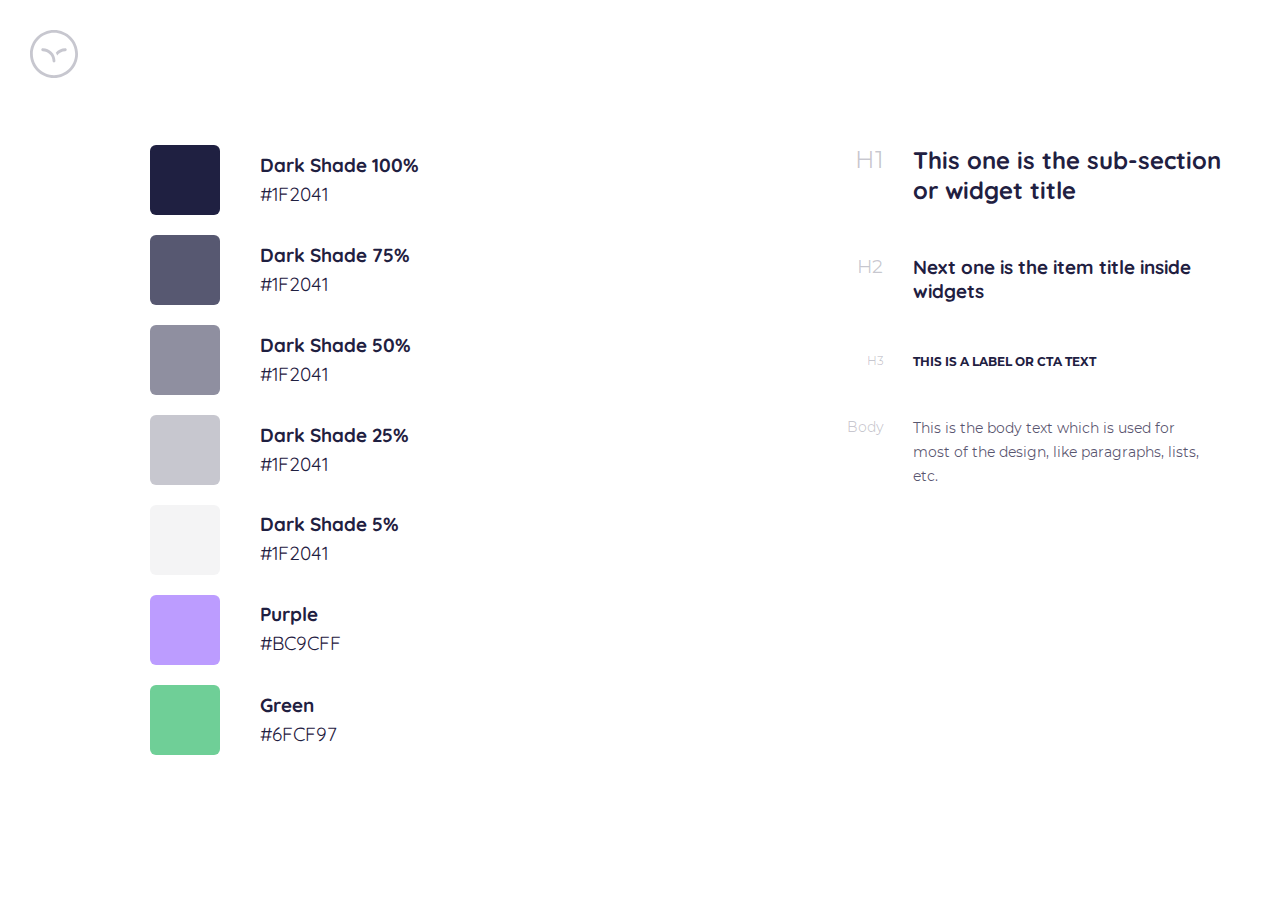
<file: ui-kit_colors&type.html>
<!DOCTYPE html>
<html lang="en">
<head>
  <meta charset="UTF-8">
  <meta name="viewport" content="width=device-width, initial-scale=1.0">
  <link rel="stylesheet" href="css/reset.css" type="text/css">
  <link rel="stylesheet" href="css/colors&type.css" type="text/css">
</head>
<body>
  <svg width="48" height="48" viewBox="0 0 48 48" fill="none" xmlns="http://www.w3.org/2000/svg" class="logo">
    <path d="M23.9989 32.4712C23.2224 32.4712 22.5871 31.8359 22.5871 31.0594C22.5871 25.6241 18.14 21.177 12.7047 21.177C11.9283 21.177 11.293 20.5418 11.293 19.7653C11.293 18.9888 11.9283 18.3535 12.7047 18.3535C19.7283 18.3535 25.4106 24.0359 25.4106 31.0594C25.4106 31.8359 24.7753 32.4712 23.9989 32.4712Z" fill="#1F2041" fill-opacity="0.25"/>
    <path d="M36.7068 19.7653C36.7068 20.5418 36.0715 21.177 35.295 21.177C31.9421 21.177 28.9421 22.8712 27.1774 25.4476C26.7892 24.4594 26.3303 23.5418 25.7656 22.6947C28.095 20.0123 31.5186 18.3535 35.295 18.3535C36.0715 18.3535 36.7068 18.9888 36.7068 19.7653Z" fill="#1F2041" fill-opacity="0.25"/>
    <path d="M24 48C10.7647 48 0 37.2353 0 24C0 10.7647 10.7647 0 24 0C37.2353 0 48 10.7647 48 24C48 37.2353 37.2353 48 24 48ZM24 2.82353C12.3176 2.82353 2.82353 12.3176 2.82353 24C2.82353 35.6824 12.3176 45.1765 24 45.1765C35.6824 45.1765 45.1765 35.6824 45.1765 24C45.1765 12.3176 35.6824 2.82353 24 2.82353Z" fill="#1F2041" fill-opacity="0.25"/>
    </svg>   
    <div class="rect dark-shade-rect-100"></div>
    <div class="rect dark-shade-rect-75"></div> 
    <div class="rect dark-shade-rect-50"></div> 
    <div class="rect dark-shade-rect-25"></div> 
    <div class="rect dark-shade-rect-5"></div> 
    <div class="rect purple-rect"></div> 
    <div class="rect green-rect"></div> 
    <label class="rect-labels dark-shade-rect-100-text"><span class="bold">Dark Shade 100% </span><span class="normal">#1F2041</span></label>
    <label class="rect-labels dark-shade-rect-75-text"><span class="bold">Dark Shade 75% </span><span class="normal">#1F2041</span></label>
    <label class="rect-labels dark-shade-rect-50-text"><span class="bold">Dark Shade 50% </span><span class="normal">#1F2041</span></label>
    <label class="rect-labels dark-shade-rect-25-text"><span class="bold">Dark Shade 25% </span><span class="normal">#1F2041</span></label>
    <label class="rect-labels dark-shade-rect-5-text"><span class="bold">Dark Shade 5% </span><span class="normal">#1F2041</span></label>
    <label class="rect-labels purple-rect-text"><span class="bold">Purple </span><span class="normal">#BC9CFF</span></label>
    <label class="rect-labels green-rect-text"><span class="bold">Green </span><span class="normal">#6FCF97</span></label>
    <label class="h1-label">H1</label>
    <label class="h2-label">H2</label>
    <label class="h3-label">H3</label>
    <label class="body-label">Body</label>
    <h1 class="h1-layout">This one is the sub-section or widget title</h1>
    <h2 class="h2-layout">Next one is the item title inside widgets</h2>
    <h3 class="h3-layout">This is a label or CTA text</h3>
    <label class="body-layout">This is the body text which is used for most of the design, like paragraphs, lists, etc.</label>
</body>
</html>
</file>
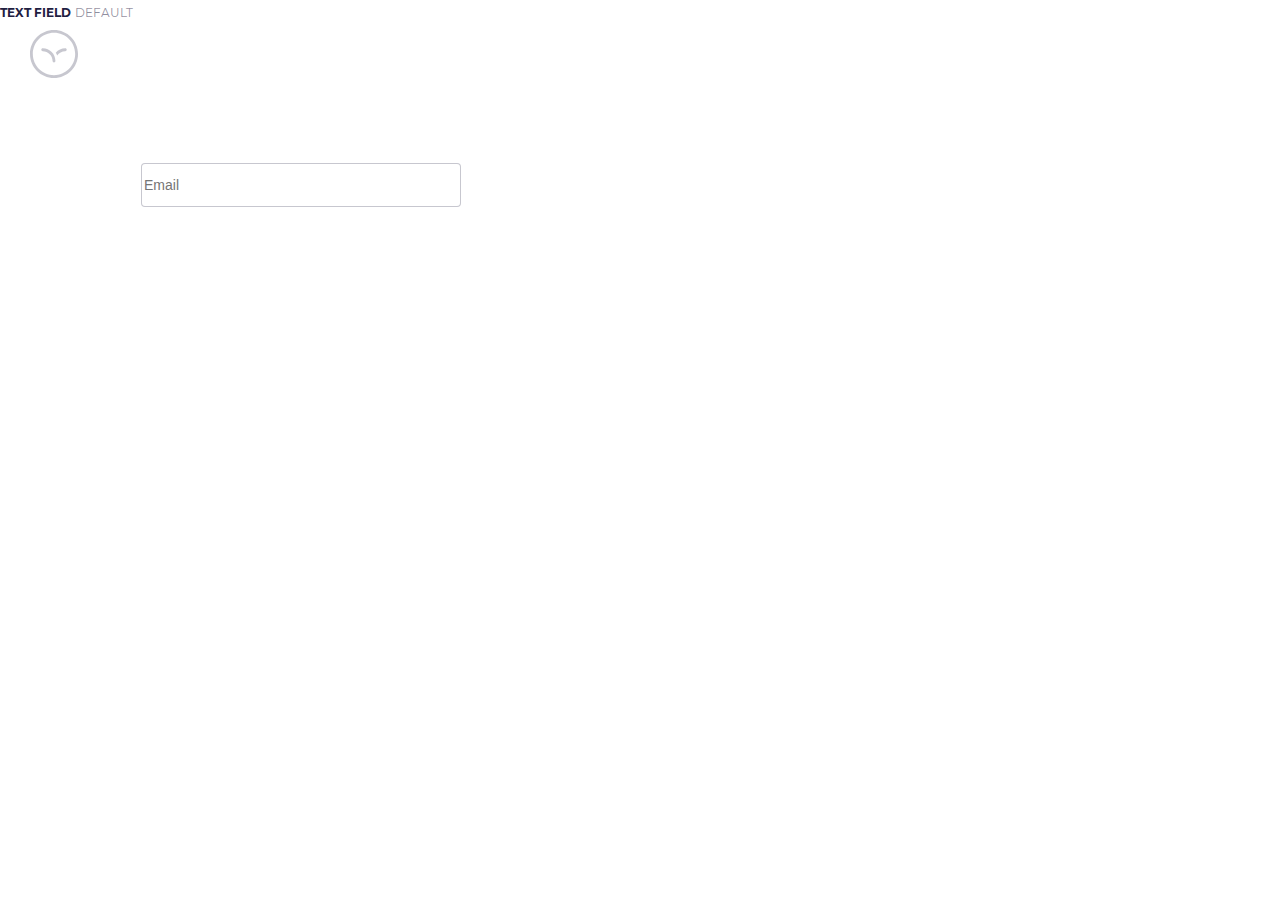
<file: ui-kit_form_elements.html>
<!DOCTYPE html>
<html lang="en">
<head>
    <meta charset="UTF-8">
    <meta name="viewport" content="width=device-width, initial-scale=1.0">
    <link rel="stylesheet" href="css/reset.css" type="text/css">
    <link rel="stylesheet" href="css/form_elements.css" type="text/css">
</head>
<body>
    <svg width="48" height="48" viewBox="0 0 48 48" fill="none" xmlns="http://www.w3.org/2000/svg" class="logo">
        <path d="M23.9989 32.4712C23.2224 32.4712 22.5871 31.8359 22.5871 31.0594C22.5871 25.6241 18.14 21.177 12.7047 21.177C11.9283 21.177 11.293 20.5418 11.293 19.7653C11.293 18.9888 11.9283 18.3535 12.7047 18.3535C19.7283 18.3535 25.4106 24.0359 25.4106 31.0594C25.4106 31.8359 24.7753 32.4712 23.9989 32.4712Z" fill="#1F2041" fill-opacity="0.25"/>
        <path d="M36.7068 19.7653C36.7068 20.5418 36.0715 21.177 35.295 21.177C31.9421 21.177 28.9421 22.8712 27.1774 25.4476C26.7892 24.4594 26.3303 23.5418 25.7656 22.6947C28.095 20.0123 31.5186 18.3535 35.295 18.3535C36.0715 18.3535 36.7068 18.9888 36.7068 19.7653Z" fill="#1F2041" fill-opacity="0.25"/>
        <path d="M24 48C10.7647 48 0 37.2353 0 24C0 10.7647 10.7647 0 24 0C37.2353 0 48 10.7647 48 24C48 37.2353 37.2353 48 24 48ZM24 2.82353C12.3176 2.82353 2.82353 12.3176 2.82353 24C2.82353 35.6824 12.3176 45.1765 24 45.1765C35.6824 45.1765 45.1765 35.6824 45.1765 24C45.1765 12.3176 35.6824 2.82353 24 2.82353Z" fill="#1F2041" fill-opacity="0.25"/>
        </svg>
    <label for="" class="field-label">TEXT FIELD</label>
    <label for="" class="unhover-text">DEFAULT</label>
    <input placeholder="Email" class="field email-layout">
</body>
</html>
</file>
<file: css/colors&type.css>
/* quicksand-regular - latin */
@font-face {
  font-family: 'Quicksand';
  font-style: normal;
  font-weight: 400;
  src: local(''),
       url('../fonts/quicksand-v20-latin-regular.woff2') format('woff2'), /* Chrome 26+, Opera 23+, Firefox 39+ */
       url('../fonts/quicksand-v20-latin-regular.woff') format('woff'); /* Chrome 6+, Firefox 3.6+, IE 9+, Safari 5.1+ */
}/* quicksand-700 - latin */
@font-face {
  font-family: 'Quicksand';
  font-style: normal;
  font-weight: 700;
  src: local(''),
       url('../fonts/quicksand-v20-latin-700.woff2') format('woff2'), /* Chrome 26+, Opera 23+, Firefox 39+ */
       url('../fonts/quicksand-v20-latin-700.woff') format('woff'); /* Chrome 6+, Firefox 3.6+, IE 9+, Safari 5.1+ */
}
/* montserrat-regular - latin */
@font-face {
  font-family: 'Montserrat';
  font-style: normal;
  font-weight: 400;
  src: local('Montserrat Regular'), local('Montserrat-Regular'),
       url('../fonts/montserrat-v14-latin-regular.woff2') format('woff2'), /* Chrome 26+, Opera 23+, Firefox 39+ */
       url('../fonts/montserrat-v14-latin-regular.woff') format('woff'); /* Chrome 6+, Firefox 3.6+, IE 9+, Safari 5.1+ */
}
/* montserrat-700 - latin */
@font-face {
  font-family: 'Montserrat';
  font-style: normal;
  font-weight: 700;
  src: local('Montserrat Bold'), local('Montserrat-Bold'),
       url('../fonts/montserrat-v14-latin-700.woff2') format('woff2'), /* Chrome 26+, Opera 23+, Firefox 39+ */
       url('../fonts/montserrat-v14-latin-700.woff') format('woff'); /* Chrome 6+, Firefox 3.6+, IE 9+, Safari 5.1+ */
}
html{
  box-sizing: border-box;
}
*, *::before, *::after{
  box-sizing: inherit;
}
.logo{
  position: absolute;
  top: 30px;
  left: 30px;
}
.rect{
  width: 70px;
  height: 70px;
  border-radius: 6px;
  position: absolute;
  left: 150px;
}
.dark-shade-rect-100{
  background: #1F2041;
  top: 145px;
}
.dark-shade-rect-75{
  background:rgba(31, 32, 65, 0.75);
  top: 235px;
}
.dark-shade-rect-50{
  background: rgba(31, 32, 65, 0.5);
  top: 324.56px;
}
.dark-shade-rect-25{
  background: rgba(31, 32, 65, 0.25);
  top: 415px;
}
.dark-shade-rect-5{
  background: rgba(31, 32, 65, 0.05);
  top: 505px;
}
.purple-rect{
  background: #BC9CFF;
  top: 595px;
}
.green-rect{
  background: #6FCF97;
  top: 685px;
  bottom: 145px;
}
.rect-labels{
  position: absolute;
width: 159px;
height: 57px;
left: 260px;
color: #1F2041;
}
.normal{
  font-family: 'Quicksand';
font-style: normal;
font-weight: normal;
font-size: 19px;
line-height: 29px;
display: flex;
align-items: center;
}
.bold{
  font-family: 'Quicksand';
font-style: normal;
font-weight: bold;
font-size: 19px;
line-height: 29px;
display: flex;
align-items: center;
}
.dark-shade-rect-100-text{
  top: 151.3px;
}
.dark-shade-rect-75-text{
  top: 241.3px;
}
.dark-shade-rect-50-text{
  top: 331.3px;
}
.dark-shade-rect-25-text{
  top: 421.3px;
}
.dark-shade-rect-5-text{
  top: 510.3px;
}
.purple-rect-text{
  top: 600.3px;
}
.green-rect-text{
  top: 691.3px;
}
.h1-label{
  position: absolute;
  left: 854.7px;
  top: 144.8px;
  font-family: Montserrat;
  font-style: normal;
  font-weight: normal;
  font-size: 24px;
  line-height: 29px;
  text-align: right;
  color: rgba(31, 32, 65, 0.25);
}
.h2-label{
  position: absolute;
  left: 856.7px;
  top: 254.7px;
  font-family: Montserrat;
  font-style: normal;
  font-weight: normal;
  font-size: 19px;
  line-height: 23px;
  text-align: right;
  color: rgba(31, 32, 65, 0.25);
}
.h3-label{
  position: absolute;
  left: 866.5px;
  top: 353.3px;
  font-family: Montserrat;
  font-style: normal;
  font-weight: normal;
  font-size: 12px;
  line-height: 15px;
  text-align: right;
  text-transform: uppercase;
  color: rgba(31, 32, 65, 0.25);
}
.body-label{
  position: absolute;
  left: 846.5px;
  top: 415px;
  font-family: Montserrat;
  font-style: normal;
  font-weight: normal;
  font-size: 14px;
  line-height: 24px;
  text-align: right;
  color: rgba(31, 32, 65, 0.25);
}
h1{
  font-family: Quicksand;
font-style: normal;
font-weight: bold;
font-size: 24px;
line-height: 30px;
color: #1F2041;
}
h2{
  font-family: Quicksand;
font-style: normal;
font-weight: bold;
font-size: 19px;
line-height: 24px;
color: #1F2041;
}
h3{
  font-family: Montserrat;
font-style: normal;
font-weight: bold;
font-size: 12px;
line-height: 15px;
text-transform: uppercase;
color: #1F2041;
}
body{
  font-family: Montserrat;
font-style: normal;
font-weight: normal;
font-size: 14px;
line-height: 24px;
color: rgba(31, 32, 65, 0.75);
}
.h1-layout{
  position: absolute;
width: 336px;
height: 60px;
left: 913px;
top: 145px;
right: 191px;
}
.h2-layout{
  position: absolute;
width: 282px;
height: 48px;
left: 913px;
top: 255px;
}
.h3-layout{
  position: absolute;
  width: 186px;
  height: 15px;
  left: 913px;
  top: 354px;
}
.body-layout{
  position: absolute;
width: 301px;
height: 48px;
left: 913px;
top: 415.5px;
}
</file>
<file: css/form_elements.css>
/* montserrat-regular - latin */
@font-face {
    font-family: 'Montserrat';
    font-style: normal;
    font-weight: 400;
    src: local('Montserrat Regular'), local('Montserrat-Regular'),
         url('../fonts/montserrat-v14-latin-regular.woff2') format('woff2'), /* Chrome 26+, Opera 23+, Firefox 39+ */
         url('../fonts/montserrat-v14-latin-regular.woff') format('woff'); /* Chrome 6+, Firefox 3.6+, IE 9+, Safari 5.1+ */
  }
  /* montserrat-700 - latin */
  @font-face {
    font-family: 'Montserrat';
    font-style: normal;
    font-weight: 700;
    src: local('Montserrat Black'), local('Montserrat-Black'),
         url('../fonts/montserrat-v14-latin-700.woff2') format('woff2'), /* Chrome 26+, Opera 23+, Firefox 39+ */
         url('../fonts/montserrat-v14-latin-700.woff') format('woff'); /* Chrome 6+, Firefox 3.6+, IE 9+, Safari 5.1+ */
  }

  html{
    box-sizing: border-box;
  }
  *, *::before, *::after{
    box-sizing: inherit;
  }
  .logo{
    position: absolute;
    top: 30px;
    left: 30px;
  }
  .field-label{
    font-family: Montserrat;
    font-style: normal;
    font-weight: bold;
    font-size: 12px;
    line-height: 15px;  
    color: #1F2041;
  }
  body{
    font-family: 'Montserrat';
  font-style: normal;
  font-weight: normal;
  font-size: 14px;
  line-height: 24px;
  color: rgba(31, 32, 65, 0.75);
  }
  .unhover-text{
    font-family: Montserrat;
    font-style: normal;
    font-weight: normal;
    font-size: 12px;
    line-height: 15px;
    color: rgba(31, 32, 65, 0.5);
  }
  .field{
    width: 320px;
    height: 44px;
    background: #FFFFFF;
    border: 1px solid rgba(31, 32, 65, 0.25);
    box-sizing: border-box;
    border-radius: 4px;
  }
  .email-layout{
    position: absolute;
    left: 141px;
    top: 163px;
  }
</file>
